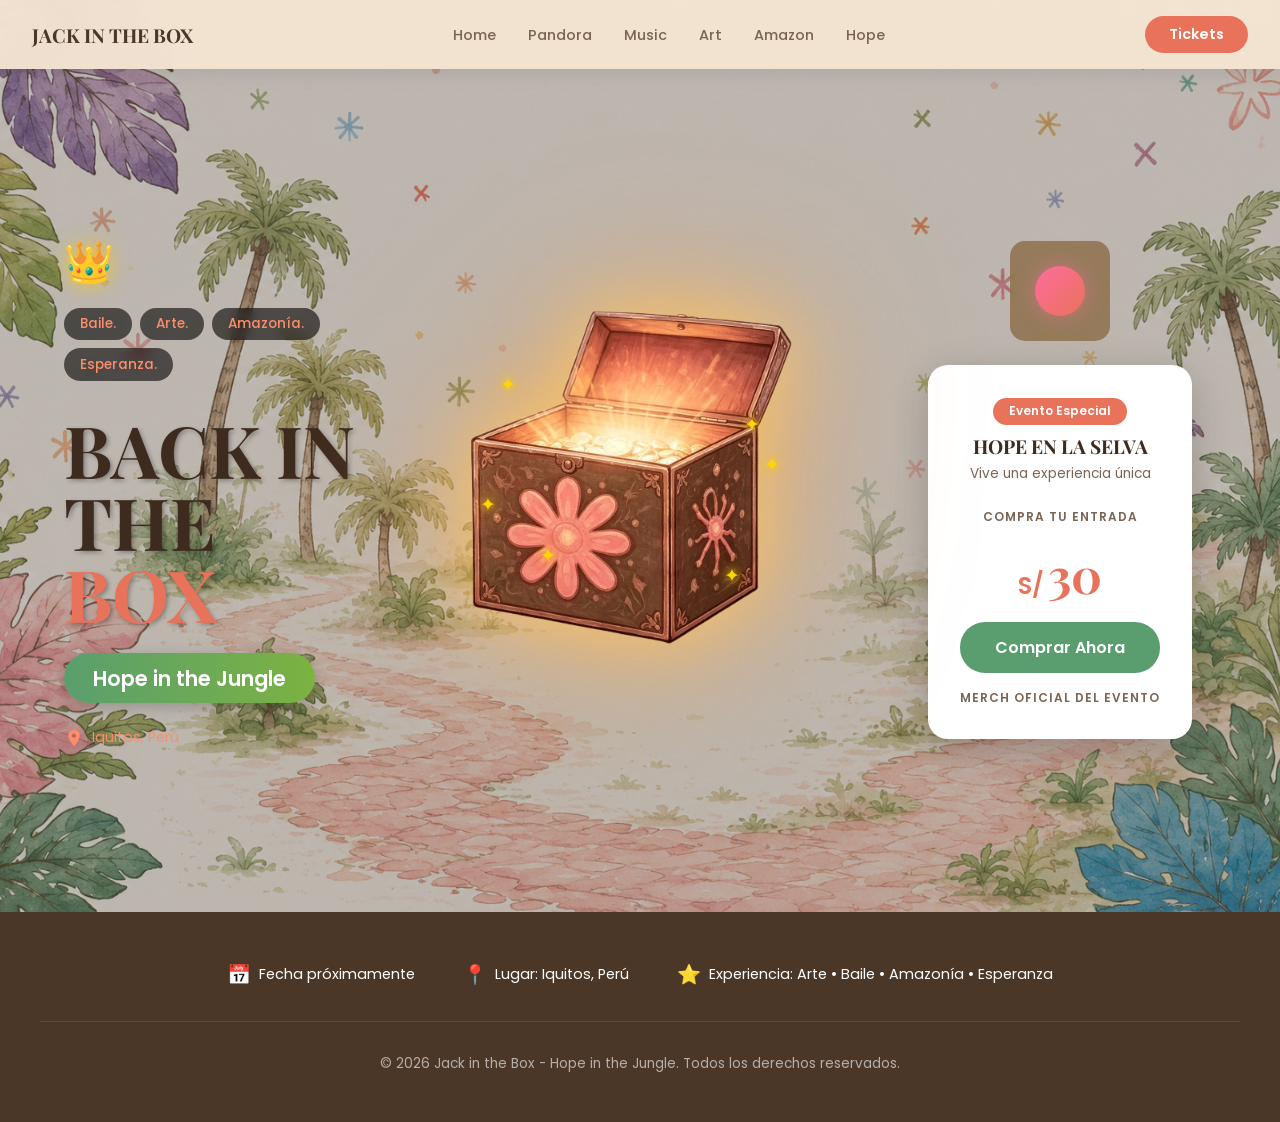
<file: index.html>
<!DOCTYPE html>
<html lang="es">
<head>
    <meta charset="UTF-8">
    <meta name="viewport" content="width=device-width, initial-scale=1.0">
    <title>Jack in the Box - Hope in the Jungle</title>
    <link rel="stylesheet" href="css/style.css">
    <link href="https://fonts.googleapis.com/css2?family=Playfair+Display:wght@400;700;900&family=Poppins:wght@300;400;500;600;700&display=swap" rel="stylesheet">
</head>
<body>
    <!-- Navegación -->
    <nav class="navbar">
        <div class="nav-container">
            <a href="#home" class="nav-logo">JACK IN THE BOX</a>
            <ul class="nav-menu">
                <li><a href="index.html">Home</a></li>
                <li><a href="pandora.html">Pandora</a></li>
                <li><a href="music.html">Music</a></li>
                <li><a href="art.html">Art</a></li>
                <li><a href="amazon.html">Amazon</a></li>
                <li><a href="hope.html">Hope</a></li>
            </ul>
            <a href="merch.html" class="nav-btn">Tickets</a>
            <div class="hamburger">
                <span></span>
                <span></span>
                <span></span>
            </div>
        </div>
    </nav>

    <!-- Hero Section -->
    <section id="home" class="hero">
        <div class="hero-content">
            <div class="hero-left">
                <div class="hero-crown">👑</div>
                <div class="hero-tags">
                    <span class="tag">Baile.</span>
                    <span class="tag">Arte.</span>
                    <span class="tag">Amazonía.</span>
                    <span class="tag">Esperanza.</span>
                </div>
                <h1 class="hero-title">
                    <span class="title-line">BACK IN</span>
                    <span class="title-line">THE <span class="highlight">BOX</span></span>
                </h1>
                <p class="hero-subtitle">Hope in the Jungle</p>
                <div class="hero-location">
                    <svg class="location-icon" viewBox="0 0 24 24" fill="currentColor">
                        <path d="M12 2C8.13 2 5 5.13 5 9c0 5.25 7 13 7 13s7-7.75 7-13c0-3.87-3.13-7-7-7zm0 9.5c-1.38 0-2.5-1.12-2.5-2.5s1.12-2.5 2.5-2.5 2.5 1.12 2.5 2.5-1.12 2.5-2.5 2.5z"/>
                    </svg>
                    <span>Iquitos, Perú</span>
                </div>
            </div>
            <div class="hero-center">
                <div class="hero-box-container">
                    <img src="img/cofrehopepng.png" alt="Magic Box" class="magic-box-img">
                    <div class="sparkles">
                        <span class="sparkle">✦</span>
                        <span class="sparkle">✦</span>
                        <span class="sparkle">✦</span>
                        <span class="sparkle">✦</span>
                        <span class="sparkle">✦</span>
                        <span class="sparkle">✦</span>
                    </div>
                </div>
            </div>
            <div class="hero-right">
                <div class="hero-icon-box">
                    <div class="icon-circle"></div>
                </div>
                <div class="hero-card">
                    <div class="card-header">
                        <span class="card-badge">Evento Especial</span>
                        <h3>HOPE EN LA SELVA</h3>
                        <p>Vive una experiencia única</p>
                    </div>
                    <div class="card-body">
                        <p class="card-label">COMPRA TU ENTRADA</p>
                        <div class="price">
                            <span class="currency">S/</span>
                            <span class="amount">30</span>
                        </div>
                        <a href="merch.html" class="btn-primary">Comprar Ahora</a>
                        <p class="card-label">MERCH OFICIAL DEL EVENTO</p>
                    </div>
                </div>
            </div>
        </div>
    </section>

    <footer class="footer">
        <div class="footer-content">
            <div class="footer-info">
                <div class="footer-item">
                    <span class="footer-icon">📅</span>
                    <span>Fecha próximamente</span>
                </div>
                <div class="footer-item">
                    <span class="footer-icon">📍</span>
                    <span>Lugar: Iquitos, Perú</span>
                </div>
                <div class="footer-item">
                    <span class="footer-icon">⭐</span>
                    <span>Experiencia: Arte • Baile • Amazonía • Esperanza</span>
                </div>
            </div>
            <div class="footer-bottom">
                <p>© 2026 Jack in the Box - Hope in the Jungle. Todos los derechos reservados.</p>
            </div>
        </div>
    </footer>

    <script src="js/script.js"></script>
</body>
</html>
</file>
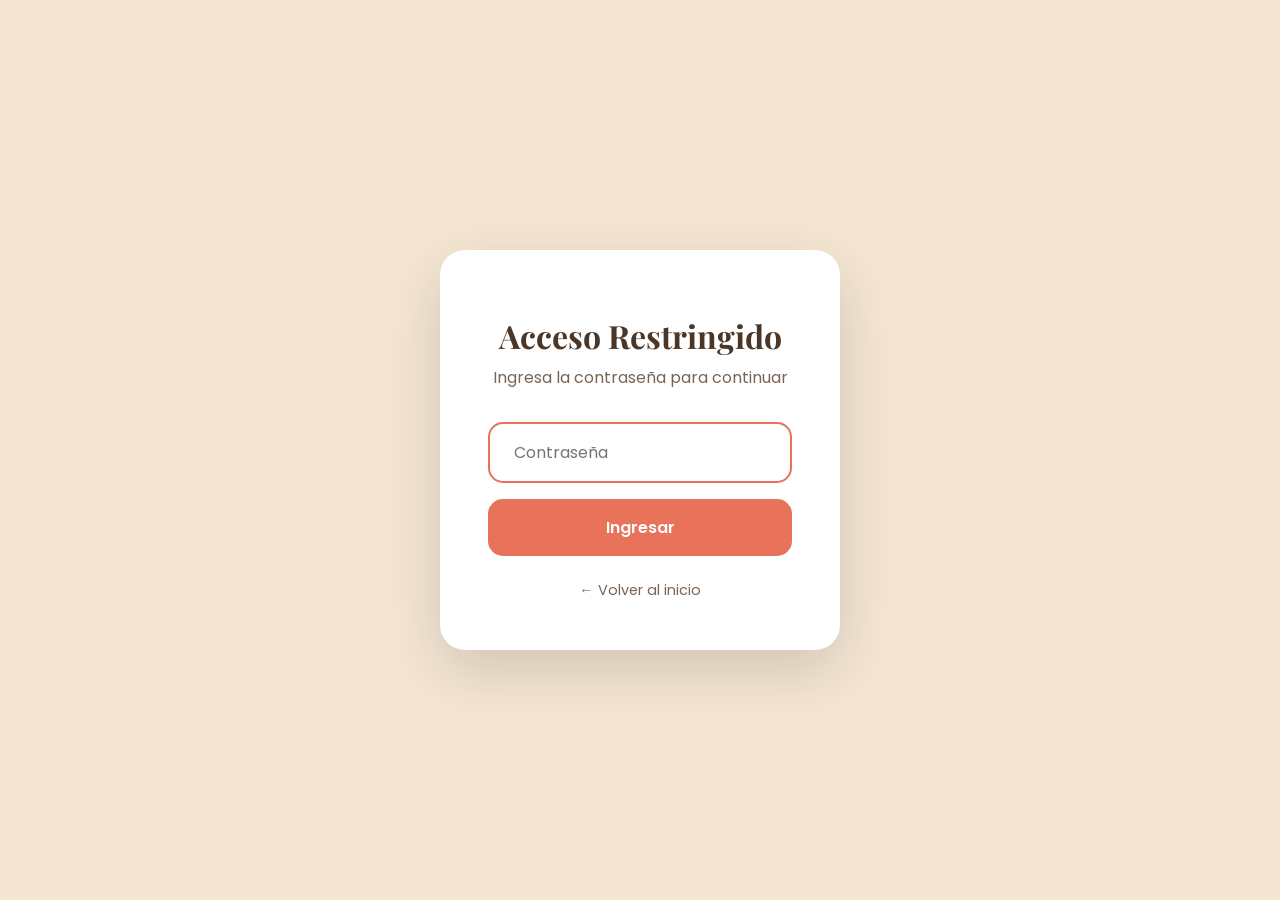
<file: amazon.html>
<!DOCTYPE html>
<html lang="es">
<head>
    <meta charset="UTF-8">
    <meta name="viewport" content="width=device-width, initial-scale=1.0">
    <title>Amazon Box - Jack in the Box</title>
    <script>
        if (!window.location.search.includes('auth=true')) {
            window.location.href = 'login.html?redirect=amazon.html';
        }
    </script>
    <link rel="stylesheet" href="css/style.css">
    <link rel="stylesheet" href="css/page-styles.css">
    <link href="https://fonts.googleapis.com/css2?family=Playfair+Display:wght@400;700;900&family=Poppins:wght@300;400;500;600;700&display=swap" rel="stylesheet">
</head>
<body>
    <nav class="navbar">
        <div class="nav-container">
            <a href="index.html" class="nav-logo">JACK IN THE BOX</a>
            <ul class="nav-menu">
                <li><a href="index.html">Home</a></li>
                <li><a href="pandora.html">Pandora</a></li>
                <li><a href="music.html">Music</a></li>
                <li><a href="art.html">Art</a></li>
                <li><a href="amazon.html" class="active">Amazon</a></li>
                <li><a href="hope.html">Hope</a></li>
            </ul>
            <a href="merch.html" class="nav-btn">Tickets</a>
            <a href="#" class="nav-btn" onclick="logout(); return false;" style="background: #7a6555; margin-left: 0.5rem;">Salir</a>
            <div class="hamburger">
                <span></span>
                <span></span>
                <span></span>
            </div>
        </div>
    </nav>

    <section class="page-hero amazon-hero">
        <div class="page-hero-content">
            <h1 class="page-title">Amazon Box</h1>
            <p class="page-subtitle">Iquitos. Cultura. Naturaleza.</p>
            <p class="page-text">La selva es vida.</p>
        </div>
        <div class="page-decoration">
            <div class="leaf-element leaf-1"></div>
            <div class="leaf-element leaf-2"></div>
            <div class="leaf-element leaf-3"></div>
            <div class="leaf-element leaf-4"></div>
        </div>
    </section>

    <section class="page-content">
        <div class="content-container">
            <div class="content-left">
                <div class="content-card">
                    <h3>Explora la selva</h3>
                    <p>Descubre la magia de la Amazonía peruana. Cultura, naturaleza y tradición en un solo lugar.</p>
                    <a href="#" class="btn-primary">Explorar</a>
                </div>
            </div>
            <div class="content-right">
                <div class="illustration-box illustration-amazon">
                    <div class="box-inner"></div>
                </div>
            </div>
        </div>
    </section>

    <section class="page-features">
        <div class="features-container">
            <h2>¿Qué encontrarás?</h2>
            <div class="features-grid">
                <div class="feature-card">
                    <div class="feature-icon">🌿</div>
                    <h4>Naturaleza</h4>
                    <p>La selva en todo su esplendor</p>
                </div>
                <div class="feature-card">
                    <div class="feature-icon">🌺</div>
                    <h4>Cultura</h4>
                    <p>Tradiciones ancestrales</p>
                </div>
                <div class="feature-card">
                    <div class="feature-icon">👥</div>
                    <h4>Comunidad</h4>
                    <p>Unidos por la naturaleza</p>
                </div>
                <div class="feature-card">
                    <div class="feature-icon">📜</div>
                    <h4>Tradición</h4>
                    <p>Historias que inspiran</p>
                </div>
            </div>
        </div>
    </section>

    <section class="page-cta">
        <div class="cta-container">
            <h2>¿Listo para explorar?</h2>
            <p>Compra tu entrada y vive esta experiencia</p>
            <div class="cta-buttons">
                <a href="merch.html" class="btn-primary">Comprar Entrada S/ 30</a>
                <a href="index.html" class="btn-secondary">Volver al Inicio</a>
            </div>
        </div>
    </section>

    <footer class="footer">
        <div class="footer-content">
            <div class="footer-info">
                <div class="footer-item">
                    <span class="footer-icon">📅</span>
                    <span>Fecha próximamente</span>
                </div>
                <div class="footer-item">
                    <span class="footer-icon">📍</span>
                    <span>Lugar: Iquitos, Perú</span>
                </div>
                <div class="footer-item">
                    <span class="footer-icon">⭐</span>
                    <span>Experiencia: Arte • Baile • Amazonía • Esperanza</span>
                </div>
            </div>
            <div class="footer-bottom">
                <p>© 2026 Jack in the Box - Hope in the Jungle. Todos los derechos reservados.</p>
            </div>
        </div>
    </footer>

    <script src="js/auth.js"></script>
    <script src="js/script.js"></script>
</body>
</html>
</file>
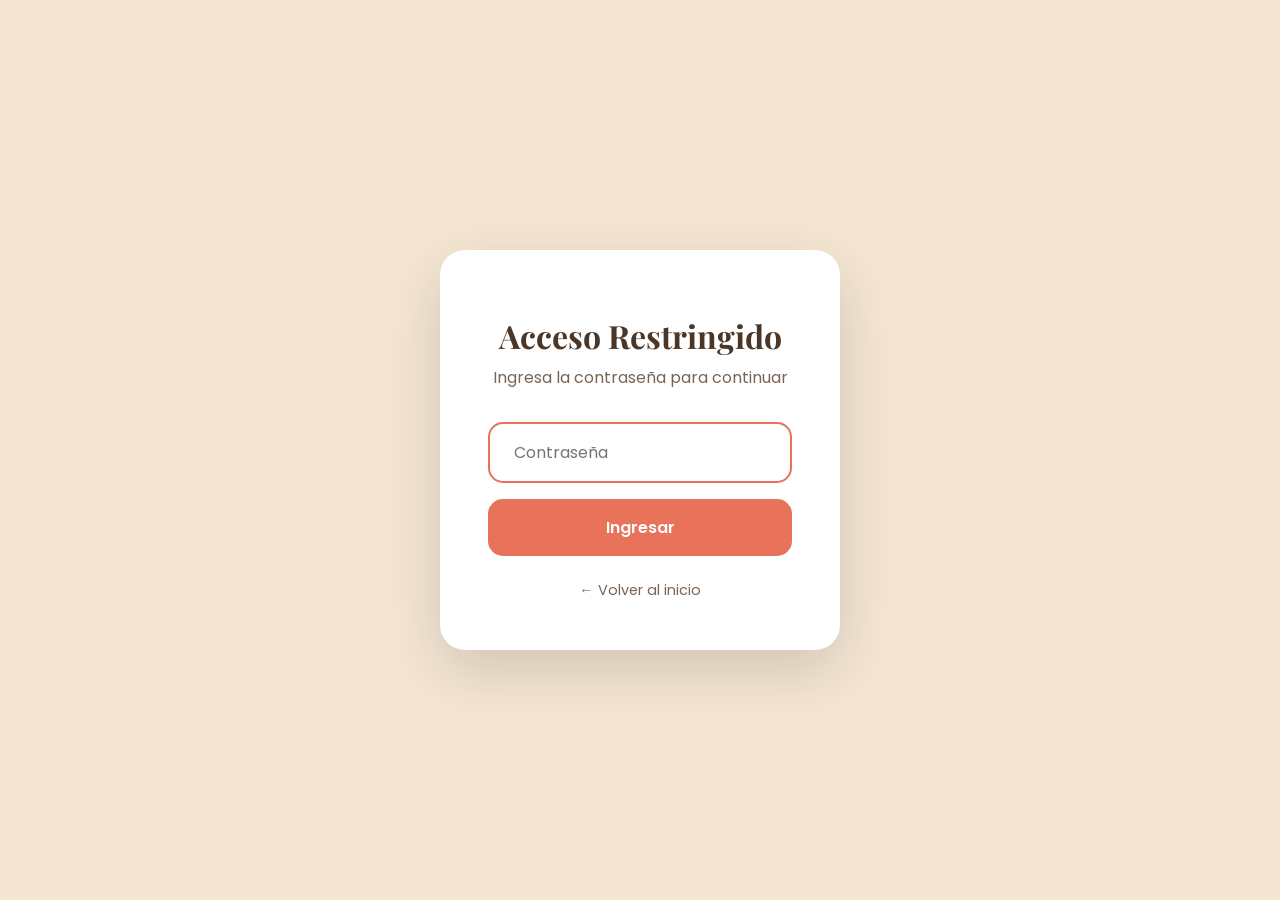
<file: art.html>
<!DOCTYPE html>
<html lang="es">
<head>
    <meta charset="UTF-8">
    <meta name="viewport" content="width=device-width, initial-scale=1.0">
    <title>Art Box - Jack in the Box</title>
    <script>
        if (!window.location.search.includes('auth=true')) {
            window.location.href = 'login.html?redirect=art.html';
        }
    </script>
    <link rel="stylesheet" href="css/style.css">
    <link rel="stylesheet" href="css/page-styles.css">
    <link href="https://fonts.googleapis.com/css2?family=Playfair+Display:wght@400;700;900&family=Poppins:wght@300;400;500;600;700&display=swap" rel="stylesheet">
</head>
<body>
    <nav class="navbar">
        <div class="nav-container">
            <a href="index.html" class="nav-logo">JACK IN THE BOX</a>
            <ul class="nav-menu">
                <li><a href="index.html">Home</a></li>
                <li><a href="pandora.html">Pandora</a></li>
                <li><a href="music.html">Music</a></li>
                <li><a href="art.html" class="active">Art</a></li>
                <li><a href="amazon.html">Amazon</a></li>
                <li><a href="hope.html">Hope</a></li>
            </ul>
            <a href="merch.html" class="nav-btn">Tickets</a>
            <a href="#" class="nav-btn" onclick="logout(); return false;" style="background: #7a6555; margin-left: 0.5rem;">Salir</a>
            <div class="hamburger">
                <span></span>
                <span></span>
                <span></span>
            </div>
        </div>
    </nav>

    <section class="page-hero art-hero">
        <div class="page-hero-content">
            <h1 class="page-title">Art Box</h1>
            <p class="page-subtitle">Crea. Expresa. Inspira.</p>
            <p class="page-text">El arte es mi forma de decir</p>
        </div>
        <div class="page-decoration">
            <div class="art-element element-1"></div>
            <div class="art-element element-2"></div>
            <div class="art-element element-3"></div>
        </div>
    </section>

    <section class="page-content">
        <div class="content-container">
            <div class="content-left">
                <div class="content-card">
                    <h3>Expresa tu arte</h3>
                    <p>Cada trazo cuenta una historia. Cada color transmite una emoción.</p>
                    <a href="#" class="btn-primary">Ver Más</a>
                </div>
            </div>
            <div class="content-right">
                <div class="illustration-box illustration-art">
                    <div class="box-inner"></div>
                </div>
            </div>
        </div>
    </section>

    <section class="page-features">
        <div class="features-container">
            <h2>Categorías</h2>
            <div class="features-grid">
                <div class="feature-card">
                    <div class="feature-icon">🎨</div>
                    <h4>Ilustraciones</h4>
                    <p>Arte digital y tradicional</p>
                </div>
                <div class="feature-card">
                    <div class="feature-icon">✏️</div>
                    <h4>Diseños</h4>
                    <p>Creatividad sin límites</p>
                </div>
                <div class="feature-card">
                    <div class="feature-icon">🖌️</div>
                    <h4>Pinturas</h4>
                    <p>Colores que hablan</p>
                </div>
                <div class="feature-card">
                    <div class="feature-icon">💡</div>
                    <h4>Creatividad</h4>
                    <p>Imagina y crea</p>
                </div>
            </div>
        </div>
    </section>

    <section class="page-cta">
        <div class="cta-container">
            <h2>¿Listo para crear?</h2>
            <p>Compra tu entrada y vive esta experiencia</p>
            <div class="cta-buttons">
                <a href="merch.html" class="btn-primary">Comprar Entrada S/ 30</a>
                <a href="index.html" class="btn-secondary">Volver al Inicio</a>
            </div>
        </div>
    </section>

    <footer class="footer">
        <div class="footer-content">
            <div class="footer-info">
                <div class="footer-item">
                    <span class="footer-icon">📅</span>
                    <span>Fecha próximamente</span>
                </div>
                <div class="footer-item">
                    <span class="footer-icon">📍</span>
                    <span>Lugar: Iquitos, Perú</span>
                </div>
                <div class="footer-item">
                    <span class="footer-icon">⭐</span>
                    <span>Experiencia: Arte • Baile • Amazonía • Esperanza</span>
                </div>
            </div>
            <div class="footer-bottom">
                <p>© 2026 Jack in the Box - Hope in the Jungle. Todos los derechos reservados.</p>
            </div>
        </div>
    </footer>

    <script src="js/auth.js"></script>
    <script src="js/script.js"></script>
</body>
</html>
</file>
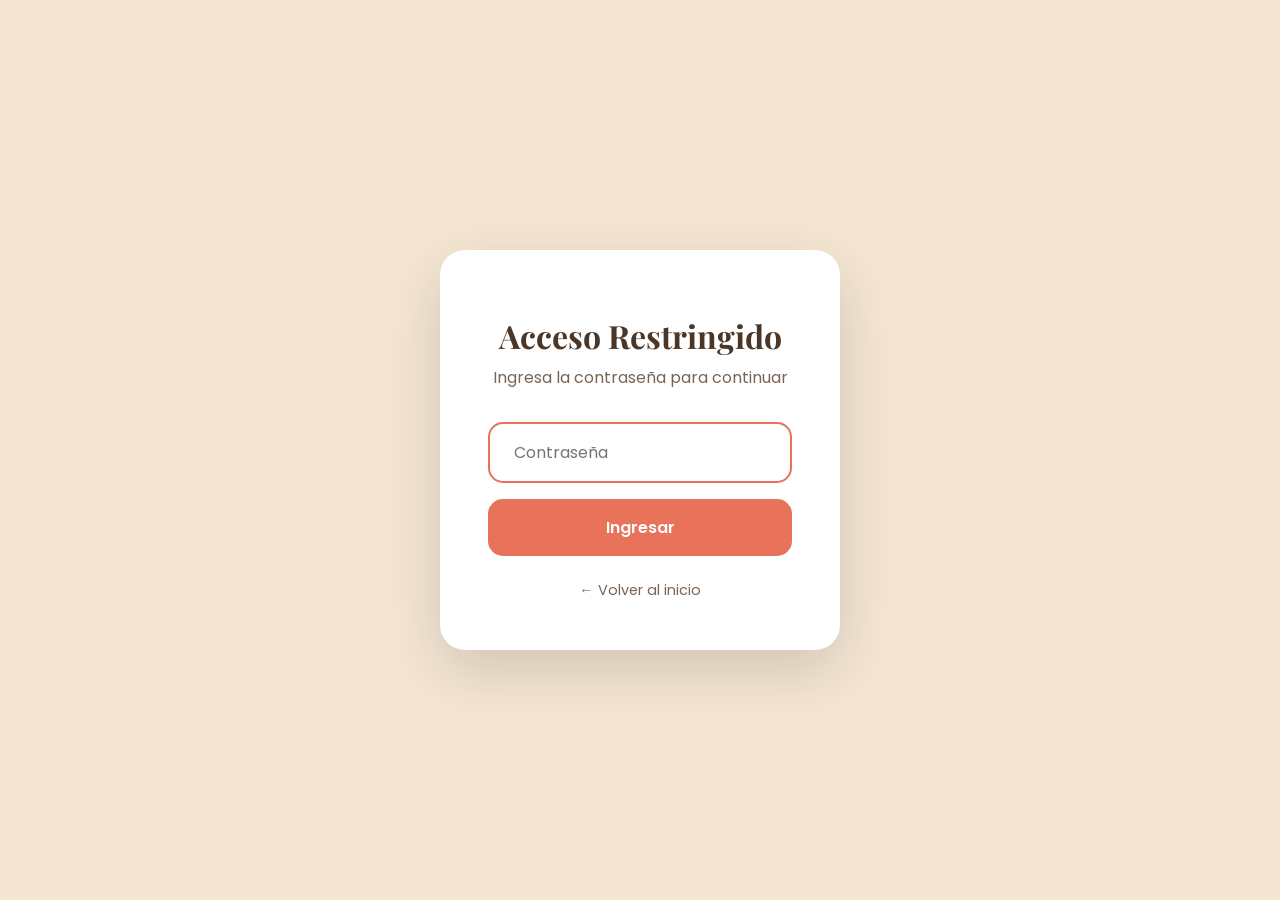
<file: hope.html>
<!DOCTYPE html>
<html lang="es">
<head>
    <meta charset="UTF-8">
    <meta name="viewport" content="width=device-width, initial-scale=1.0">
    <title>Hope Box - Jack in the Box</title>
    <script>
        if (!window.location.search.includes('auth=true')) {
            window.location.href = 'login.html?redirect=hope.html';
        }
    </script>
    <link rel="stylesheet" href="css/style.css">
    <link rel="stylesheet" href="css/page-styles.css">
    <link href="https://fonts.googleapis.com/css2?family=Playfair+Display:wght@400;700;900&family=Poppins:wght@300;400;500;600;700&display=swap" rel="stylesheet">
</head>
<body>
    <nav class="navbar">
        <div class="nav-container">
            <a href="index.html" class="nav-logo">JACK IN THE BOX</a>
            <ul class="nav-menu">
                <li><a href="index.html">Home</a></li>
                <li><a href="pandora.html">Pandora</a></li>
                <li><a href="music.html">Music</a></li>
                <li><a href="art.html">Art</a></li>
                <li><a href="amazon.html">Amazon</a></li>
                <li><a href="hope.html" class="active">Hope</a></li>
            </ul>
            <a href="merch.html" class="nav-btn">Tickets</a>
            <a href="#" class="nav-btn" onclick="logout(); return false;" style="background: #7a6555; margin-left: 0.5rem;">Salir</a>
            <div class="hamburger">
                <span></span>
                <span></span>
                <span></span>
            </div>
        </div>
    </nav>

    <section class="page-hero hope-hero">
        <div class="page-hero-content">
            <h1 class="page-title">Hope Box</h1>
            <p class="page-subtitle">Mensajes para tu corazón.</p>
            <div class="hope-messages-list">
                <p>Keep going.</p>
                <p>Dream bigger.</p>
                <p>Dance freely.</p>
                <p>Spread hope.</p>
            </div>
            <p class="page-text">Nunca dejes de soñar.</p>
        </div>
        <div class="page-decoration">
            <div class="heart-element heart-1"></div>
            <div class="heart-element heart-2"></div>
            <div class="heart-element heart-3"></div>
        </div>
    </section>

    <section class="page-content">
        <div class="content-container">
            <div class="content-left">
                <div class="content-card">
                    <h3>Guarda tu mensaje</h3>
                    <p>Escribe un mensaje de esperanza y déjalo en la caja. Alguien más lo necesitará.</p>
                    <a href="#" class="btn-primary">Guardar Mensaje</a>
                </div>
            </div>
            <div class="content-right">
                <div class="illustration-box illustration-hope">
                    <div class="box-inner"></div>
                </div>
            </div>
        </div>
    </section>

    <section class="page-features">
        <div class="features-container">
            <h2>Mensajes de esperanza</h2>
            <div class="features-grid">
                <div class="feature-card">
                    <div class="feature-icon">💛</div>
                    <h4>Amor</h4>
                    <p>El amor todo lo puede</p>
                </div>
                <div class="feature-card">
                    <div class="feature-icon">💪</div>
                    <h4>Fuerza</h4>
                    <p>Eres más fuerte de lo que crees</p>
                </div>
                <div class="feature-card">
                    <div class="feature-icon">✨</div>
                    <h4>Luz</h4>
                    <p>Siempre hay luz al final</p>
                </div>
            </div>
        </div>
    </section>

    <section class="page-cta">
        <div class="cta-container">
            <h2>¿Listo para soñar?</h2>
            <p>Compra tu entrada y vive esta experiencia</p>
            <div class="cta-buttons">
                <a href="merch.html" class="btn-primary">Comprar Entrada S/ 30</a>
                <a href="index.html" class="btn-secondary">Volver al Inicio</a>
            </div>
        </div>
    </section>

    <footer class="footer">
        <div class="footer-content">
            <div class="footer-info">
                <div class="footer-item">
                    <span class="footer-icon">📅</span>
                    <span>Fecha próximamente</span>
                </div>
                <div class="footer-item">
                    <span class="footer-icon">📍</span>
                    <span>Lugar: Iquitos, Perú</span>
                </div>
                <div class="footer-item">
                    <span class="footer-icon">⭐</span>
                    <span>Experiencia: Arte • Baile • Amazonía • Esperanza</span>
                </div>
            </div>
            <div class="footer-bottom">
                <p>© 2026 Jack in the Box - Hope in the Jungle. Todos los derechos reservados.</p>
            </div>
        </div>
    </footer>

    <script src="js/auth.js"></script>
    <script src="js/script.js"></script>
</body>
</html>
</file>
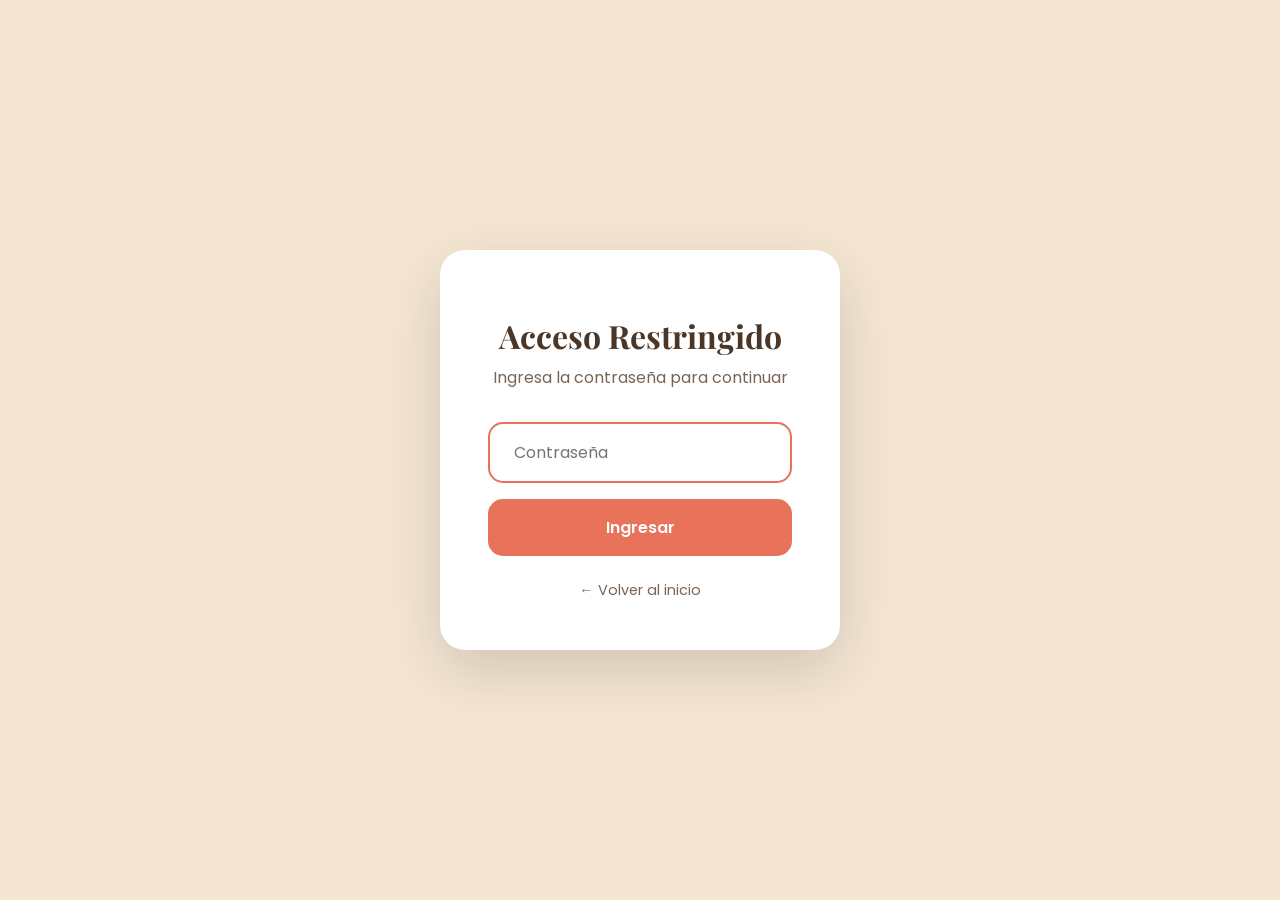
<file: login.html>
<!DOCTYPE html>
<html lang="es">
<head>
    <meta charset="UTF-8">
    <meta name="viewport" content="width=device-width, initial-scale=1.0">
    <title>Login - Jack in the Box</title>
    <link rel="stylesheet" href="css/style.css">
    <link href="https://fonts.googleapis.com/css2?family=Playfair+Display:wght@400;700;900&family=Poppins:wght@300;400;500;600;700&display=swap" rel="stylesheet">
    <style>
        .login-page {
            min-height: 100vh;
            display: flex;
            align-items: center;
            justify-content: center;
            background: var(--color-bg);
            padding: 2rem;
        }
        .login-card {
            background: white;
            border-radius: 25px;
            padding: 3rem;
            max-width: 400px;
            width: 100%;
            box-shadow: 0 20px 60px rgba(0, 0, 0, 0.15);
            text-align: center;
        }
        .login-icon {
            font-size: 4rem;
            margin-bottom: 1rem;
        }
        .login-card h1 {
            font-family: var(--font-title);
            font-size: 2rem;
            color: var(--color-text);
            margin-bottom: 0.5rem;
        }
        .login-card p {
            color: var(--color-text-light);
            margin-bottom: 2rem;
        }
        .login-input {
            width: 100%;
            padding: 1rem 1.5rem;
            border: 2px solid var(--color-bg);
            border-radius: 15px;
            font-size: 1rem;
            font-family: var(--font-body);
            margin-bottom: 1rem;
            transition: border-color 0.3s;
            box-sizing: border-box;
        }
        .login-input:focus {
            outline: none;
            border-color: var(--color-primary);
        }
        .login-btn {
            width: 100%;
            padding: 1rem;
            background: var(--color-primary);
            color: white;
            border: none;
            border-radius: 15px;
            font-size: 1rem;
            font-weight: 600;
            font-family: var(--font-body);
            cursor: pointer;
            transition: all 0.3s;
        }
        .login-btn:hover {
            background: var(--color-primary-dark);
            transform: translateY(-2px);
        }
        .login-error {
            color: #e74c3c;
            font-size: 0.9rem;
            margin-top: 1rem;
            display: none;
        }
        .login-back {
            display: inline-block;
            margin-top: 1.5rem;
            color: var(--color-text-light);
            text-decoration: none;
            font-size: 0.9rem;
        }
        .login-back:hover {
            color: var(--color-primary);
        }
    </style>
</head>
<body>
    <div class="login-page">
        <div class="login-card">
            <div class="login-icon"></div>
            <h1>Acceso Restringido</h1>
            <p>Ingresa la contraseña para continuar</p>
            <input type="password" class="login-input" id="passwordInput" placeholder="Contraseña" autocomplete="off">
            <button class="login-btn" id="loginBtn">Ingresar</button>
            <p class="login-error" id="loginError">Contraseña incorrecta</p>
            <a href="index.html" class="login-back">← Volver al inicio</a>
        </div>
    </div>
    <script src="js/auth.js"></script>
    <script>
        const passwordInput = document.getElementById('passwordInput');
        const loginBtn = document.getElementById('loginBtn');
        const loginError = document.getElementById('loginError');

        function handleLogin() {
            if (login(passwordInput.value)) {
                const redirect = new URLSearchParams(window.location.search).get('redirect') || 'index.html';
                window.location.href = redirect + '?auth=true';
            } else {
                loginError.style.display = 'block';
                passwordInput.value = '';
                passwordInput.focus();
            }
        }

        loginBtn.addEventListener('click', handleLogin);
        passwordInput.addEventListener('keypress', (e) => {
            if (e.key === 'Enter') handleLogin();
        });
        passwordInput.focus();
    </script>
</body>
</html>
</file>
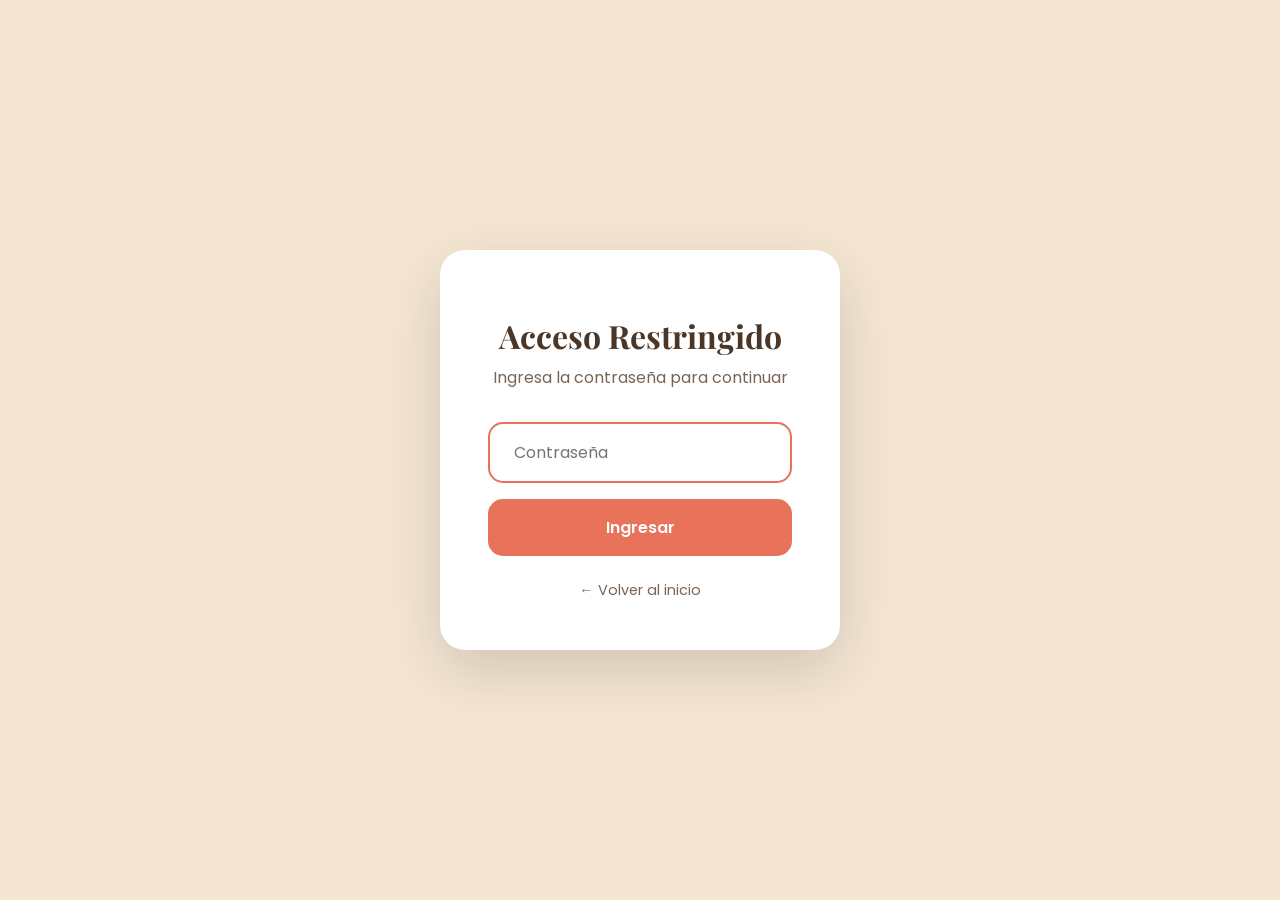
<file: music.html>
<!DOCTYPE html>
<html lang="es">
<head>
    <meta charset="UTF-8">
    <meta name="viewport" content="width=device-width, initial-scale=1.0">
    <title>Dance Box - Jack in the Box</title>
    <script>
        if (!window.location.search.includes('auth=true')) {
            window.location.href = 'login.html?redirect=music.html';
        }
    </script>
    <link rel="stylesheet" href="css/style.css">
    <link rel="stylesheet" href="css/page-styles.css">
    <link href="https://fonts.googleapis.com/css2?family=Playfair+Display:wght@400;700;900&family=Poppins:wght@300;400;500;600;700&display=swap" rel="stylesheet">
</head>
<body>
    <nav class="navbar">
        <div class="nav-container">
            <a href="index.html" class="nav-logo">JACK IN THE BOX</a>
            <ul class="nav-menu">
                <li><a href="index.html">Home</a></li>
                <li><a href="pandora.html">Pandora</a></li>
                <li><a href="music.html" class="active">Music</a></li>
                <li><a href="art.html">Art</a></li>
                <li><a href="amazon.html">Amazon</a></li>
                <li><a href="hope.html">Hope</a></li>
            </ul>
            <a href="merch.html" class="nav-btn">Tickets</a>
            <a href="#" class="nav-btn" onclick="logout(); return false;" style="background: #7a6555; margin-left: 0.5rem;">Salir</a>
            <div class="hamburger">
                <span></span>
                <span></span>
                <span></span>
            </div>
        </div>
    </nav>

    <section class="page-hero dance-hero">
        <div class="page-hero-content">
            <h1 class="page-title">Music Box</h1>
            <p class="page-subtitle">Baila. Siente. Libérate.</p>
            <p class="page-text">El baile es mi lenguaje</p>
        </div>
        <div class="page-decoration">
            <div class="music-note note-1">♪</div>
            <div class="music-note note-2">♫</div>
            <div class="music-note note-3">♪</div>
            <div class="music-note note-4">♬</div>
        </div>
    </section>

    <section class="page-content">
        <div class="content-container">
            <div class="content-left">
                <div class="content-card">
                    <h3>Mueve tu cuerpo</h3>
                    <p>El baile conecta el alma con el universo. Déjate llevar por el ritmo de la selva.</p>
                    <a href="#" class="btn-primary">Ver Más</a>
                </div>
            </div>
            <div class="content-right">
                <div class="qr-container">
                    <img src="img/qrjhope2.jpg" alt="QR Code" class="qr-image">
                </div>
            </div>
        </div>
    </section>

    <section class="page-features">
        <div class="features-container">
            <h2>¿Qué encontrarás?</h2>
            <div class="features-grid">
                <div class="feature-card">
                    <div class="feature-icon">💃</div>
                    <h4>Ritmo</h4>
                    <p>Siente la música en tu cuerpo</p>
                </div>
                <div class="feature-card">
                    <div class="feature-icon">🎵</div>
                    <h4>Melodía</h4>
                    <p>Sonidos que sanan</p>
                </div>
                <div class="feature-card">
                    <div class="feature-icon">🌿</div>
                    <h4>Naturaleza</h4>
                    <p>Baila con la selva</p>
                </div>
            </div>
        </div>
    </section>

    <section class="page-cta">
        <div class="cta-container">
            <h2>¿Listo para bailar?</h2>
            <p>Compra tu entrada y vive esta experiencia</p>
            <div class="cta-buttons">
                <a href="merch.html" class="btn-primary">Comprar Entrada S/ 30</a>
                <a href="index.html" class="btn-secondary">Volver al Inicio</a>
            </div>
        </div>
    </section>

    <footer class="footer">
        <div class="footer-content">
            <div class="footer-info">
                <div class="footer-item">
                    <span class="footer-icon">📅</span>
                    <span>Fecha próximamente</span>
                </div>
                <div class="footer-item">
                    <span class="footer-icon">📍</span>
                    <span>Lugar: Iquitos, Perú</span>
                </div>
                <div class="footer-item">
                    <span class="footer-icon">⭐</span>
                    <span>Experiencia: Arte • Baile • Amazonía • Esperanza</span>
                </div>
            </div>
            <div class="footer-bottom">
                <p>© 2026 Jack in the Box - Hope in the Jungle. Todos los derechos reservados.</p>
            </div>
        </div>
    </footer>

    <script src="js/auth.js"></script>
    <script src="js/script.js"></script>
</body>
</html>
</file>
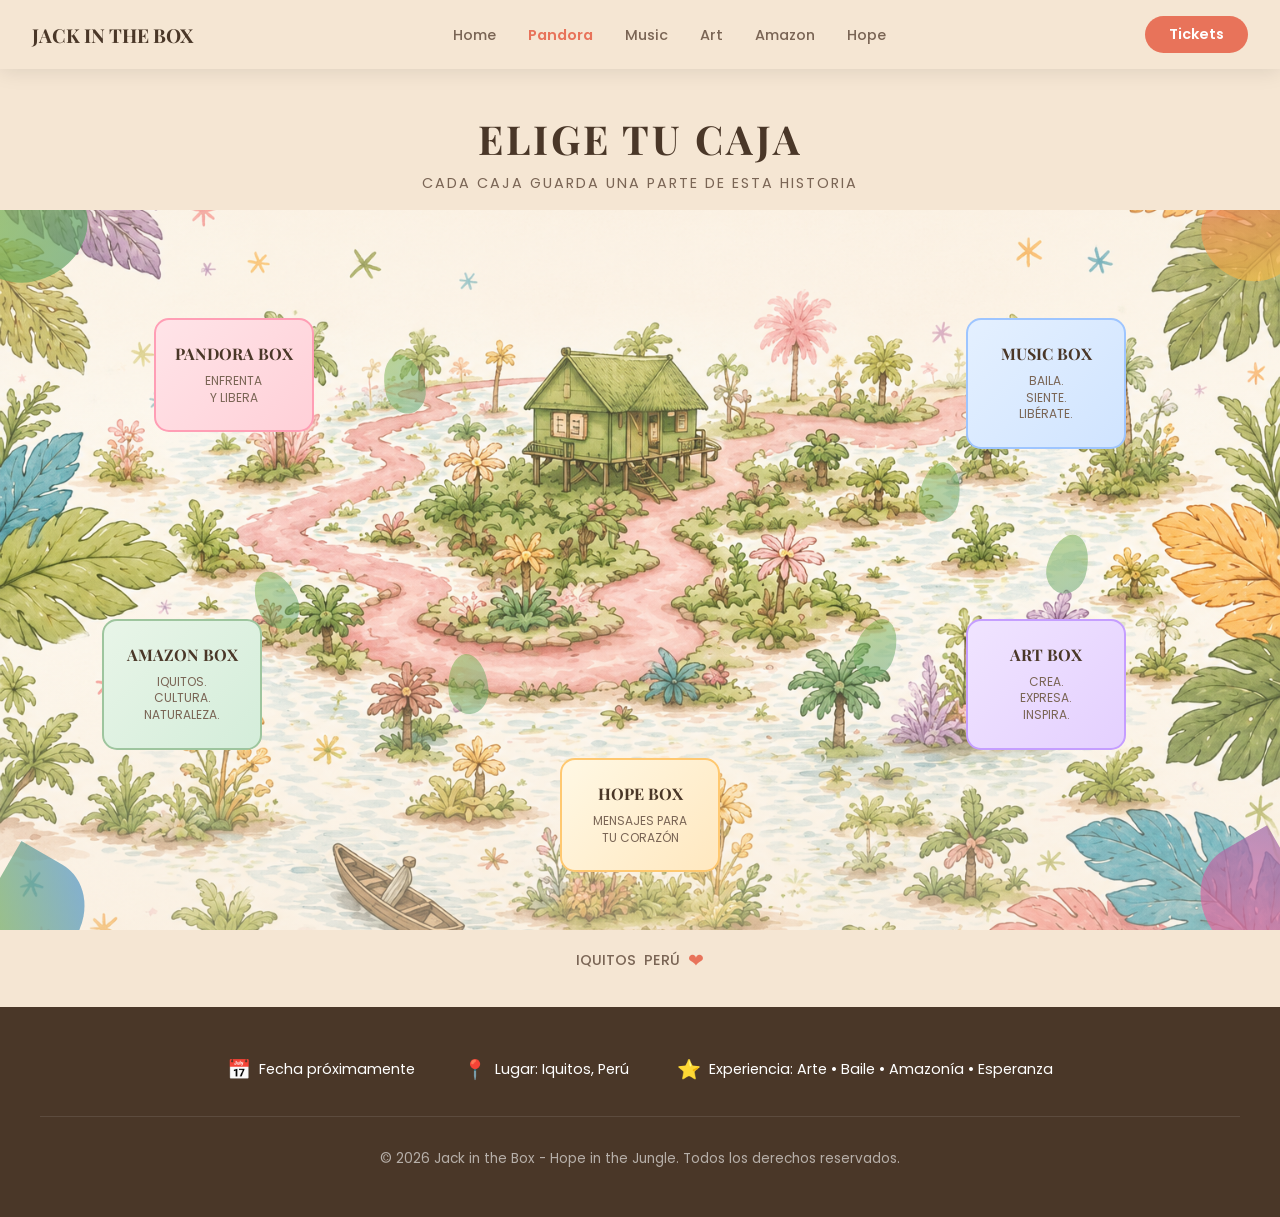
<file: pandora.html>
<!DOCTYPE html>
<html lang="es">
<head>
    <meta charset="UTF-8">
    <meta name="viewport" content="width=device-width, initial-scale=1.0">
    <title>Pandora Box - Jack in the Box</title>
    <link rel="stylesheet" href="css/style.css">
    <link rel="stylesheet" href="css/page-styles.css">
    <link href="https://fonts.googleapis.com/css2?family=Playfair+Display:wght@400;700;900&family=Poppins:wght@300;400;500;600;700&display=swap" rel="stylesheet">
    <style>
        .pandora-page { min-height: 100vh; padding-top: 80px; background: var(--color-bg); }
        .pandora-map-header { text-align: center; padding: 2rem 2rem 1rem; }
        .pandora-map-header h2 { font-family: var(--font-title); font-size: 2.5rem; color: var(--color-text); letter-spacing: 3px; }
        .pandora-map-header p { color: var(--color-text-light); font-size: 0.9rem; letter-spacing: 2px; margin-top: 0.5rem; }
        .pandora-map-scene { width: 100%; height: calc(100vh - 180px); background: url('img/imagengondo.png') center/cover no-repeat; position: relative; overflow: hidden; }
        .pandora-map-scene::before { content: ''; position: absolute; top: 0; left: 0; right: 0; bottom: 0; background: linear-gradient(180deg, rgba(245,230,211,0.3) 0%, rgba(245,230,211,0.1) 50%, rgba(245,230,211,0.4) 100%); z-index: 1; }
        .pandora-box-card { position: absolute; width: 160px; padding: 1.5rem 1rem; text-align: center; text-decoration: none; border-radius: 15px; transition: all 0.4s ease; cursor: pointer; z-index: 10; animation: floatBox 4s ease-in-out infinite; }
        .pandora-box-card:hover { transform: scale(1.15); z-index: 20; box-shadow: 0 15px 40px rgba(0,0,0,0.2); }
        .pandora-box-card .box-label { font-family: var(--font-title); font-size: 1rem; font-weight: 700; color: var(--color-text); line-height: 1.3; }
        .pandora-box-card .box-desc { font-size: 0.75rem; color: var(--color-text-light); margin-top: 0.5rem; line-height: 1.4; }
        .pandora-pink { top: 15%; left: 12%; background: linear-gradient(135deg, #ffe4e8, #ffd0d8); border: 2px solid #ff9eb5; animation-delay: 0s; }
        .pandora-blue { top: 15%; right: 12%; background: linear-gradient(135deg, #e4f0ff, #d0e4ff); border: 2px solid #9ec5ff; animation-delay: 0.5s; }
        .pandora-green { bottom: 25%; left: 8%; background: linear-gradient(135deg, #e8f5e8, #d4edda); border: 2px solid #9ec59e; animation-delay: 1s; }
        .pandora-purple { bottom: 25%; right: 12%; background: linear-gradient(135deg, #f0e4ff, #e4d0ff); border: 2px solid #c59eff; animation-delay: 1.5s; }
        .pandora-yellow { bottom: 8%; left: 50%; transform: translateX(-50%); background: linear-gradient(135deg, #fff8e4, #ffe8c0); border: 2px solid #ffc870; animation-delay: 2s; animation-name: floatBoxCenter; }
        .pandora-yellow:hover { transform: translateX(-50%) scale(1.15); }
        @keyframes floatBox { 0%, 100% { transform: translateY(0); } 50% { transform: translateY(-12px); } }
        @keyframes floatBoxCenter { 0%, 100% { transform: translateX(-50%) translateY(0); } 50% { transform: translateX(-50%) translateY(-12px); } }
        .pandora-leaf { position: absolute; z-index: 5; opacity: 0.7; pointer-events: none; }
        .pandora-leaf-tl { top: -30px; left: -30px; width: 120px; height: 100px; background: linear-gradient(135deg, #7cb342, #5a9e6f); border-radius: 0 60% 60% 60%; transform: rotate(-30deg); }
        .pandora-leaf-tr { top: -20px; right: -20px; width: 100px; height: 90px; background: linear-gradient(135deg, #e8735a, #f4c542); border-radius: 60% 0 60% 60%; transform: rotate(30deg); }
        .pandora-leaf-bl { bottom: -30px; left: -20px; width: 110px; height: 95px; background: linear-gradient(135deg, #4a90d9, #7cb342); border-radius: 60% 60% 60% 0; transform: rotate(120deg); }
        .pandora-leaf-br { bottom: -20px; right: -30px; width: 115px; height: 100px; background: linear-gradient(135deg, #ff6b9d, #9c64a6); border-radius: 60% 60% 0 60%; transform: rotate(-120deg); }
        .pandora-palm { position: absolute; width: 40px; height: 60px; background: linear-gradient(135deg, #7cb342, #5a9e6f); border-radius: 50% 50% 50% 50% / 60% 60% 40% 40%; opacity: 0.5; z-index: 2; }
        .pandora-palm-1 { top: 20%; left: 30%; transform: rotate(-15deg); }
        .pandora-palm-2 { top: 35%; right: 25%; transform: rotate(10deg); }
        .pandora-palm-3 { bottom: 30%; left: 35%; transform: rotate(-5deg); }
        .pandora-palm-4 { bottom: 35%; right: 30%; transform: rotate(20deg); }
        .pandora-palm-5 { top: 50%; left: 20%; transform: rotate(-25deg); }
        .pandora-palm-6 { top: 45%; right: 15%; transform: rotate(15deg); }
        .pandora-star { position: absolute; color: var(--color-yellow); font-size: 1.2rem; opacity: 0.6; z-index: 3; animation: twinkle 2s ease-in-out infinite; }
        .pandora-star-1 { top: 10%; left: 25%; animation-delay: 0s; }
        .pandora-star-2 { top: 25%; right: 30%; animation-delay: 0.5s; }
        .pandora-star-3 { bottom: 15%; right: 20%; animation-delay: 1s; }
        .pandora-star-4 { top: 40%; left: 45%; animation-delay: 1.5s; }
        @keyframes twinkle { 0%, 100% { opacity: 0.3; transform: scale(1); } 50% { opacity: 0.8; transform: scale(1.3); } }
        .pandora-location { padding: 1rem 2rem 2rem; display: flex; align-items: center; justify-content: center; gap: 0.5rem; color: var(--color-text-light); font-size: 0.9rem; font-weight: 500; }
        .pandora-location .heart { color: var(--color-primary); font-size: 1.2rem; }
        @media (max-width: 968px) { .pandora-box-card { width: 130px; padding: 1rem 0.8rem; } .pandora-box-card .box-label { font-size: 0.85rem; } .pandora-box-card .box-desc { font-size: 0.65rem; } .pandora-pink { left: 5%; } .pandora-blue { right: 5%; } .pandora-green { left: 3%; } .pandora-purple { right: 5%; } }
        @media (max-width: 600px) { .pandora-map-scene { height: 70vh; } .pandora-box-card { width: 110px; padding: 0.8rem 0.6rem; } .pandora-box-card .box-label { font-size: 0.75rem; } .pandora-box-card .box-desc { font-size: 0.6rem; } .pandora-pink { top: 10%; left: 3%; } .pandora-blue { top: 10%; right: 3%; } .pandora-green { bottom: 20%; left: 2%; } .pandora-purple { bottom: 20%; right: 3%; } .pandora-yellow { bottom: 5%; } }
    </style>
</head>
<body>
    <nav class="navbar">
        <div class="nav-container">
            <a href="index.html" class="nav-logo">JACK IN THE BOX</a>
            <ul class="nav-menu">
                <li><a href="index.html">Home</a></li>
                <li><a href="pandora.html" class="active">Pandora</a></li>
                <li><a href="music.html">Music</a></li>
                <li><a href="art.html">Art</a></li>
                <li><a href="amazon.html">Amazon</a></li>
                <li><a href="hope.html">Hope</a></li>
            </ul>
            <a href="merch.html" class="nav-btn">Tickets</a>
            <div class="hamburger"><span></span><span></span><span></span></div>
        </div>
    </nav>
    <div class="pandora-page">
        <div class="pandora-map-header">
            <h2>ELIGE TU CAJA</h2>
            <p>CADA CAJA GUARDA UNA PARTE DE ESTA HISTORIA</p>
        </div>
        <div class="pandora-map-scene">
            <div class="pandora-leaf pandora-leaf-tl"></div>
            <div class="pandora-leaf pandora-leaf-tr"></div>
            <div class="pandora-leaf pandora-leaf-bl"></div>
            <div class="pandora-leaf pandora-leaf-br"></div>
            <div class="pandora-palm pandora-palm-1"></div>
            <div class="pandora-palm pandora-palm-2"></div>
            <div class="pandora-palm pandora-palm-3"></div>
            <div class="pandora-palm pandora-palm-4"></div>
            <div class="pandora-palm pandora-palm-5"></div>
            <div class="pandora-palm pandora-palm-6"></div>
            <div class="pandora-star pandora-star-1"></div>
            <div class="pandora-star pandora-star-2"></div>
            <div class="pandora-star pandora-star-3"></div>
            <div class="pandora-star pandora-star-4"></div>
            <a href="pandora.html" class="pandora-box-card pandora-pink">
                <div class="box-label">PANDORA BOX</div>
                <div class="box-desc">ENFRENTA<br>Y LIBERA</div>
            </a>
            <a href="music.html" class="pandora-box-card pandora-blue">
                <div class="box-label">MUSIC BOX</div>
                <div class="box-desc">BAILA.<br>SIENTE.<br>LIBÉRATE.</div>
            </a>
            <a href="amazon.html" class="pandora-box-card pandora-green">
                <div class="box-label">AMAZON BOX</div>
                <div class="box-desc">IQUITOS.<br>CULTURA.<br>NATURALEZA.</div>
            </a>
            <a href="art.html" class="pandora-box-card pandora-purple">
                <div class="box-label">ART BOX</div>
                <div class="box-desc">CREA.<br>EXPRESA.<br>INSPIRA.</div>
            </a>
            <a href="hope.html" class="pandora-box-card pandora-yellow">
                <div class="box-label">HOPE BOX</div>
                <div class="box-desc">MENSAJES PARA<br>TU CORAZÓN</div>
            </a>
        </div>
        <div class="pandora-location">
            <span>IQUITOS</span><span>PERÚ</span><span class="heart">❤</span>
        </div>
    </div>
    <footer class="footer">
        <div class="footer-content">
            <div class="footer-info">
                <div class="footer-item"><span class="footer-icon">📅</span><span>Fecha próximamente</span></div>
                <div class="footer-item"><span class="footer-icon">📍</span><span>Lugar: Iquitos, Perú</span></div>
                <div class="footer-item"><span class="footer-icon">⭐</span><span>Experiencia: Arte • Baile • Amazonía • Esperanza</span></div>
            </div>
            <div class="footer-bottom"><p>© 2026 Jack in the Box - Hope in the Jungle. Todos los derechos reservados.</p></div>
        </div>
    </footer>
    <script src="js/script.js"></script>
</body>
</html>
</file>
<file: css/style.css>
:root {
    --color-bg: #f5e6d3;
    --color-bg-light: #faf3eb;
    --color-primary: #e8735a;
    --color-primary-dark: #d45a42;
    --color-secondary: #7cb342;
    --color-accent: #ff6b9d;
    --color-purple: #9c64a6;
    --color-blue: #4a90d9;
    --color-yellow: #f4c542;
    --color-green: #5a9e6f;
    --color-text: #4a3728;
    --color-text-light: #7a6555;
    --font-title: 'Playfair Display', serif;
    --font-body: 'Poppins', sans-serif;
}

* {
    margin: 0;
    padding: 0;
    box-sizing: border-box;
}

html {
    scroll-behavior: smooth;
}

body {
    font-family: var(--font-body);
    background-color: var(--color-bg);
    color: var(--color-text);
    overflow-x: hidden;
}

/* Navbar */
.navbar {
    position: fixed;
    top: 0;
    left: 0;
    right: 0;
    z-index: 1000;
    background: rgba(245, 230, 211, 0.95);
    backdrop-filter: blur(10px);
    padding: 1rem 2rem;
    box-shadow: 0 2px 20px rgba(0, 0, 0, 0.1);
}

.nav-container {
    max-width: 1400px;
    margin: 0 auto;
    display: flex;
    align-items: center;
    justify-content: space-between;
    position: relative;
}

.nav-logo {
    font-family: var(--font-title);
    font-size: 1.2rem;
    font-weight: 700;
    color: var(--color-text);
    text-decoration: none;
}

.nav-menu {
    display: flex;
    list-style: none;
    gap: 2rem;
}

.nav-menu a {
    text-decoration: none;
    color: var(--color-text-light);
    font-size: 0.9rem;
    font-weight: 500;
    transition: color 0.3s;
}

.nav-menu a:hover {
    color: var(--color-primary);
}

.nav-btn {
    background: var(--color-primary);
    color: white;
    padding: 0.5rem 1.5rem;
    border-radius: 25px;
    text-decoration: none;
    font-weight: 600;
    font-size: 0.9rem;
    transition: all 0.3s;
}

.nav-btn:hover {
    background: var(--color-primary-dark);
    transform: translateY(-2px);
}

.hamburger {
    display: none;
    flex-direction: column;
    gap: 5px;
    cursor: pointer;
}

.hamburger span {
    width: 25px;
    height: 3px;
    background: var(--color-text);
    border-radius: 3px;
    transition: 0.3s;
}

.hamburger.active span:nth-child(1) {
    transform: rotate(45deg) translate(5px, 5px);
}

.hamburger.active span:nth-child(2) {
    opacity: 0;
}

.hamburger.active span:nth-child(3) {
    transform: rotate(-45deg) translate(7px, -6px);
}

.nav-menu.active {
    display: flex;
    flex-direction: column;
    position: absolute;
    top: 100%;
    left: 0;
    right: 0;
    background: rgba(245, 230, 211, 0.98);
    backdrop-filter: blur(10px);
    padding: 1rem 2rem;
    gap: 1rem;
    box-shadow: 0 5px 20px rgba(0, 0, 0, 0.1);
}

/* Hero Section */
.hero {
    min-height: 100vh;
    padding: 100px 2rem 2rem;
    position: relative;
    overflow: hidden;
    background: url('../img/donfoinicio.png') center/cover no-repeat;
}




.hero::before {
    content: '';
    position: absolute;
    top: 0;
    left: 0;
    right: 0;
    bottom: 0;
    background: rgba(0, 0, 0, 0.25);
    z-index: 0;
}

.hero > * {
    position: relative;
    z-index: 1;
}

.hero-content {
    max-width: 1400px;
    margin: 0 auto;
    display: grid;
    grid-template-columns: 1fr auto 1fr;
    gap: 2rem;
    align-items: center;
    position: relative;
    z-index: 1;
    min-height: calc(100vh - 120px);
}

.hero-left {
    padding: 2rem;
    text-align: left;
}

.hero-crown {
    font-size: 2.5rem;
    margin-bottom: 1rem;
    filter: drop-shadow(0 0 10px rgba(255, 200, 0, 0.8));
}

.hero-tags {
    display: flex;
    flex-wrap: wrap;
    gap: 0.5rem;
    margin-bottom: 2rem;
}

.tag {
    background: rgba(0, 0, 0, 0.6);
    color: #ff8c69;
    padding: 0.4rem 1rem;
    border-radius: 20px;
    font-size: 0.85rem;
    font-weight: 500;
    backdrop-filter: blur(5px);
}

.hero-title {
    font-family: var(--font-title);
    font-size: 4.5rem;
    line-height: 1;
    margin-bottom: 1.5rem;
    color: #3d2b1f;
    text-shadow: 2px 2px 4px rgba(0, 0, 0, 0.3);
}

.title-line {
    display: block;
}

.highlight {
    color: #e8735a;
}

.hero-subtitle {
    font-size: 1.3rem;
    color: white;
    font-weight: 600;
    margin-bottom: 1.5rem;
    background: linear-gradient(90deg, #5a9e6f, #7cb342);
    padding: 0.6rem 1.8rem;
    border-radius: 30px;
    display: inline-block;
    box-shadow: 0 4px 15px rgba(0, 0, 0, 0.2);
}

.hero-location {
    display: flex;
    align-items: center;
    gap: 0.5rem;
    color: #ff8c69;
    font-size: 0.9rem;
}

.location-icon {
    width: 20px;
    height: 20px;
    color: #ff8c69;
}

/* Hero Center - Magic Box */
.hero-center {
    display: flex;
    align-items: center;
    justify-content: center;
}

.hero-box-container {
    position: relative;
    width: 400px;
    height: 400px;
    display: flex;
    align-items: center;
    justify-content: center;
}

.magic-box-img {
    width: 100%;
    height: 100%;
    object-fit: contain;
    animation: floatBox 4s ease-in-out infinite;
    filter: drop-shadow(0 0 40px rgba(255, 200, 100, 0.9)) drop-shadow(0 0 80px rgba(255, 150, 50, 0.5));
}

@keyframes floatBox {
    0%, 100% { transform: translateY(0); }
    50% { transform: translateY(-20px); }
}

.sparkles {
    position: absolute;
    top: 0;
    left: 0;
    right: 0;
    bottom: 0;
    pointer-events: none;
}

.sparkle {
    position: absolute;
    color: #ffd700;
    font-size: 1.2rem;
    animation: sparkle 2s ease-in-out infinite;
    text-shadow: 0 0 10px #ffd700, 0 0 20px #ffaa00;
}

.sparkle:nth-child(1) { top: 20%; left: 15%; animation-delay: 0s; }
.sparkle:nth-child(2) { top: 30%; right: 20%; animation-delay: 0.3s; }
.sparkle:nth-child(3) { top: 50%; left: 10%; animation-delay: 0.6s; }
.sparkle:nth-child(4) { top: 40%; right: 15%; animation-delay: 0.9s; }
.sparkle:nth-child(5) { bottom: 30%; left: 25%; animation-delay: 1.2s; }
.sparkle:nth-child(6) { bottom: 25%; right: 25%; animation-delay: 1.5s; }

@keyframes sparkle {
    0%, 100% { opacity: 0.3; transform: scale(0.8); }
    50% { opacity: 1; transform: scale(1.2); }
}

/* Hero Right */
.hero-right {
    display: flex;
    flex-direction: column;
    align-items: center;
    gap: 1.5rem;
}

.hero-icon-box {
    width: 100px;
    height: 100px;
    background: rgba(139, 109, 71, 0.8);
    border-radius: 15px;
    display: flex;
    align-items: center;
    justify-content: center;
    backdrop-filter: blur(10px);
}

.icon-circle {
    width: 50px;
    height: 50px;
    background: linear-gradient(135deg, #ff6b9d, #e8735a);
    border-radius: 50%;
    display: flex;
    align-items: center;
    justify-content: center;
    box-shadow: 0 0 20px rgba(255, 107, 157, 0.5);
}

.icon-circle::after {
    content: '';
    color: white;
    font-size: 1.5rem;
}

/* Hero Card */
.hero-card {
    background: white;
    border-radius: 20px;
    padding: 2rem;
    box-shadow: 0 10px 40px rgba(0, 0, 0, 0.2);
    max-width: 280px;
    text-align: center;
}

.card-header {
    margin-bottom: 1.5rem;
}

.card-badge {
    background: #e8735a;
    color: white;
    padding: 0.3rem 1rem;
    border-radius: 15px;
    font-size: 0.75rem;
    font-weight: 600;
    display: inline-block;
    margin-bottom: 0.5rem;
}

.card-header h3 {
    font-family: var(--font-title);
    font-size: 1.2rem;
    margin-bottom: 0.3rem;
    color: #3d2b1f;
}

.card-header p {
    color: #7a6555;
    font-size: 0.85rem;
}

.card-body {
    display: flex;
    flex-direction: column;
    gap: 1rem;
}

.card-label {
    font-size: 0.75rem;
    color: #7a6555;
    text-transform: uppercase;
    letter-spacing: 1px;
    font-weight: 600;
}

.price {
    display: flex;
    align-items: baseline;
    justify-content: center;
    gap: 0.2rem;
}

.currency {
    font-size: 1.5rem;
    color: #e8735a;
    font-weight: 600;
}

.amount {
    font-size: 3rem;
    font-weight: 700;
    color: #e8735a;
    font-family: var(--font-title);
}

.btn-primary {
    background: #5a9e6f;
    color: white;
    padding: 0.8rem 2rem;
    border-radius: 25px;
    text-decoration: none;
    font-weight: 600;
    text-align: center;
    transition: all 0.3s;
    display: inline-block;
    border: none;
    cursor: pointer;
}

.btn-primary:hover {
    background: #4a8e5f;
    transform: translateY(-2px);
    box-shadow: 0 5px 20px rgba(90, 158, 111, 0.4);
}

.btn-secondary {
    background: #9c64a6;
    color: white;
    padding: 0.6rem 1.5rem;
    border-radius: 25px;
    text-decoration: none;
    font-weight: 500;
    text-align: center;
    transition: all 0.3s;
    display: inline-block;
    font-size: 0.9rem;
}

.btn-secondary:hover {
    background: #8b5496;
    transform: translateY(-2px);
}

.merch-icons {
    display: flex;
    justify-content: center;
    gap: 1rem;
}

.merch-item {
    width: 40px;
    height: 40px;
    background: var(--color-bg);
    border-radius: 10px;
    display: flex;
    align-items: center;
    justify-content: center;
    font-size: 1.2rem;
}

/* Decorative Elements */
.decorative-elements {
    position: absolute;
    top: 0;
    left: 0;
    right: 0;
    bottom: 0;
    pointer-events: none;
}

.palm, .leaf {
    display: none;
}

.star {
    position: absolute;
    color: var(--color-yellow);
    font-size: 1.5rem;
    opacity: 0.5;
    animation: twinkle 2s ease-in-out infinite;
}

.star-1 { top: 15%; left: 20%; animation-delay: 0s; }
.star-2 { top: 30%; right: 25%; animation-delay: 0.5s; }
.star-3 { bottom: 20%; right: 15%; animation-delay: 1s; }

@keyframes twinkle {
    0%, 100% { opacity: 0.3; transform: scale(1); }
    50% { opacity: 0.8; transform: scale(1.2); }
}

/* Boxes Map Section */
.boxes-map-section {
    padding: 4rem 2rem;
    background: linear-gradient(180deg, #f5e6d3 0%, #faf3eb 100%);
    position: relative;
    overflow: hidden;
}

.boxes-map-container{
    width: 100%;
    max-width: 100%;
    margin: 0;
    padding: 0;
}

.map-header {
    text-align: center;
    margin-bottom: 3rem;
}

.map-title {
    font-family: var(--font-title);
    font-size: 2.5rem;
    color: var(--color-text);
    margin-bottom: 0.5rem;
    letter-spacing: 2px;
}

.map-subtitle {
    color: var(--color-text-light);
    font-size: 0.9rem;
    letter-spacing: 1px;
}

.map-scene{
    width: 100%;
    height: 100vh;

    background-image: url("../img/fondojhope.png");
    background-size: cover;
    background-position: center;
    background-repeat: no-repeat;

    position: relative;
    overflow: hidden;
}
/* River path */
.map-river {
    position: absolute;
    top: 50%;
    left: 50%;
    transform: translate(-50%, -50%);
    width: 80%;
    height: 200px;
    background: linear-gradient(90deg, 
        transparent 0%, 
        #ffb6c1 20%, 
        #ff9eb5 40%, 
        #ff9eb5 60%, 
        #ffb6c1 80%, 
        transparent 100%);
    border-radius: 100px;
    opacity: 0.6;
}

.map-river::before {
    content: '';
    position: absolute;
    top: 50%;
    left: 50%;
    transform: translate(-50%, -50%);
    width: 60%;
    height: 150px;
    background: linear-gradient(90deg, 
        transparent 0%, 
        #ffc0cb 20%, 
        #ffb0c0 40%, 
        #ffb0c0 60%, 
        #ffc0cb 80%, 
        transparent 100%);
    border-radius: 80px;
}

/* Center cabin */
.map-cabin {
    position: absolute;
    top: 50%;
    left: 50%;
    transform: translate(-50%, -50%);
    z-index: 10;
}

.cabin-roof {
    width: 80px;
    height: 40px;
    background: linear-gradient(135deg, #8b6f47, #6b5235);
    clip-path: polygon(50% 0%, 0% 100%, 100% 100%);
    margin: 0 auto;
}

.cabin-body {
    width: 60px;
    height: 50px;
    background: linear-gradient(145deg, #a08060, #806040);
    margin: 0 auto;
    border-radius: 0 0 5px 5px;
}

/* Map boxes */
.map-box {
    position: absolute;
    width: 120px;
    padding: 1rem;
    text-align: center;
    text-decoration: none;
    border-radius: 10px;
    transition: all 0.3s;
    cursor: pointer;
    z-index: 5;
}

.map-box:hover {
    transform: scale(1.1);
    z-index: 15;
}

.box-label {
    font-family: var(--font-title);
    font-size: 0.85rem;
    font-weight: 700;
    color: var(--color-text);
    line-height: 1.2;
}

.box-desc {
    font-size: 0.7rem;
    color: var(--color-text-light);
    margin-top: 0.3rem;
    line-height: 1.3;
}

/* Box positions and colors */
.pandora-box {
    top: 15%;
    left: 10%;
    background: linear-gradient(135deg, #ffe4e8, #ffd0d8);
    border: 2px solid #ff9eb5;
}

.dance-box {
    top: 15%;
    right: 10%;
    background: linear-gradient(135deg, #e4f0ff, #d0e4ff);
    border: 2px solid #9ec5ff;
}

.amazon-box {
    bottom: 30%;
    left: 8%;
    background: linear-gradient(135deg, #e8f5e8, #d4edda);
    border: 2px solid #9ec59e;
}

.art-box {
    bottom: 30%;
    right: 12%;
    background: linear-gradient(135deg, #f0e4ff, #e4d0ff);
    border: 2px solid #c59eff;
}

.hope-box {
    bottom: 10%;
    left: 50%;
    transform: translateX(-50%);
    background: linear-gradient(135deg, #fff8e4, #ffe8c0);
    border: 2px solid #ffc870;
}

.hope-box:hover {
    transform: translateX(-50%) scale(1.1);
}

/* Decorative leaves */
.map-leaf {
    position: absolute;
    width: 80px;
    height: 60px;
    opacity: 0.6;
    z-index: 2;
}

.leaf-tl {
    top: -20px;
    left: -20px;
    background: linear-gradient(135deg, #9c64a6, #7cb342);
    border-radius: 0 50% 50% 50%;
    transform: rotate(-45deg);
}

.leaf-tr {
    top: -20px;
    right: -20px;
    background: linear-gradient(135deg, #e8735a, #f4c542);
    border-radius: 50% 0 50% 50%;
    transform: rotate(45deg);
}

.leaf-bl {
    bottom: -20px;
    left: -20px;
    background: linear-gradient(135deg, #4a90d9, #7cb342);
    border-radius: 50% 50% 50% 0;
    transform: rotate(135deg);
}

.leaf-br {
    bottom: -20px;
    right: -20px;
    background: linear-gradient(135deg, #ff6b9d, #9c64a6);
    border-radius: 50% 50% 0 50%;
    transform: rotate(-135deg);
}

/* Palms */
.map-palm {
    position: absolute;
    width: 30px;
    height: 50px;
    background: linear-gradient(135deg, #7cb342, #5a9e6f);
    border-radius: 50% 50% 50% 50% / 60% 60% 40% 40%;
    opacity: 0.4;
    z-index: 1;
}

.palm-1 { top: 25%; left: 25%; transform: rotate(-20deg); }
.palm-2 { top: 30%; right: 20%; transform: rotate(15deg); }
.palm-3 { bottom: 25%; left: 30%; transform: rotate(-10deg); }
.palm-4 { bottom: 20%; right: 25%; transform: rotate(25deg); }

/* Boat */
.map-boat {
    position: absolute;
    bottom: 15%;
    left: 20%;
    width: 40px;
    height: 15px;
    background: #8b6f47;
    border-radius: 0 0 20px 20px;
    z-index: 3;
}

.map-boat::before {
    content: '';
    position: absolute;
    top: -20px;
    left: 50%;
    transform: translateX(-50%);
    width: 2px;
    height: 20px;
    background: #6b5235;
}

/* Location tag */
.map-location {
    margin-top: 1.5rem;
    display: flex;
    align-items: center;
    justify-content: flex-start;
    gap: 0.5rem;
    color: var(--color-text-light);
    font-size: 0.9rem;
    font-weight: 500;
}

.heart {
    color: var(--color-primary);
    font-size: 1.2rem;
}

/* Box Detail Sections */
.box-detail-section {
    padding: 6rem 2rem;
    min-height: 80vh;
}

.box-detail-content {
    max-width: 1200px;
    margin: 0 auto;
    display: grid;
    grid-template-columns: 1fr 1fr;
    gap: 4rem;
    align-items: center;
}

.box-detail-title {
    font-family: var(--font-title);
    font-size: 3rem;
    margin-bottom: 0.5rem;
}

.box-detail-subtitle {
    font-size: 1.3rem;
    color: var(--color-text-light);
    margin-bottom: 2rem;
}

.box-detail-tags {
    display: flex;
    flex-wrap: wrap;
    gap: 0.5rem;
    margin-bottom: 1.5rem;
}

.detail-tag {
    background: rgba(232, 115, 90, 0.1);
    color: var(--color-primary);
    padding: 0.5rem 1rem;
    border-radius: 20px;
    font-size: 0.9rem;
}

.box-detail-text {
    font-size: 1.1rem;
    color: var(--color-text-light);
    margin-bottom: 2rem;
}

/* Section Colors */
.pandora-section {
    background: linear-gradient(135deg, #fff5f7bb 0%, #ffe8ece1 100%);
}

.pandora-section .box-detail-title {
    color: var(--color-accent);
}

.dance-section {
    background: linear-gradient(135deg, #f0f7ff 0%, #e8f4e8 100%);
}

.dance-section .box-detail-title {
    color: var(--color-blue);
}

.art-section {
    background: linear-gradient(135deg, #f8f0ff 0%, #ffe8f5 100%);
}

.art-section .box-detail-title {
    color: var(--color-purple);
}

.amazon-section {
    background: linear-gradient(135deg, #f0fff0 0%, #e8f5e8 100%);
}

.amazon-section .box-detail-title {
    color: var(--color-green);
}

.hope-section {
    background: linear-gradient(135deg, #fff8f0 0%, #fff0e0 100%);
}

.hope-section .box-detail-title {
    color: var(--color-primary);
}

/* Box 3D */
.box-3d {
    width: 200px;
    height: 200px;
    margin: 0 auto;
    background: linear-gradient(145deg, #8b6f47, #6b5235);
    border-radius: 15px;
    box-shadow: 0 15px 40px rgba(0, 0, 0, 0.2);
    position: relative;
}

.box-3d::before {
    content: '';
    position: absolute;
    top: 50%;
    left: 50%;
    transform: translate(-50%, -50%);
    width: 80px;
    height: 80px;
    border-radius: 50%;
    opacity: 0.8;
}

.pandora-3d::before { background: radial-gradient(circle, var(--color-accent), var(--color-primary)); }
.dance-3d::before { background: radial-gradient(circle, var(--color-blue), var(--color-secondary)); }
.hope-3d::before { background: radial-gradient(circle, var(--color-yellow), var(--color-primary)); }

/* Art Categories */
.art-categories {
    display: flex;
    flex-direction: column;
    gap: 1rem;
}

.art-category {
    background: white;
    padding: 1rem 1.5rem;
    border-radius: 15px;
    display: flex;
    align-items: center;
    gap: 1rem;
    box-shadow: 0 3px 10px rgba(0, 0, 0, 0.05);
    transition: all 0.3s;
}

.art-category:hover {
    transform: translateX(10px);
    box-shadow: 0 5px 20px rgba(0, 0, 0, 0.1);
}

.category-icon {
    font-size: 1.5rem;
}

/* Amazon Features */
.amazon-features {
    display: grid;
    grid-template-columns: repeat(2, 1fr);
    gap: 1rem;
    margin-bottom: 2rem;
}

.feature {
    background: white;
    padding: 1rem;
    border-radius: 15px;
    display: flex;
    align-items: center;
    gap: 0.5rem;
    box-shadow: 0 3px 10px rgba(0, 0, 0, 0.05);
}

.feature-icon {
    font-size: 1.5rem;
}

/* Hope Messages */
.hope-messages {
    margin: 2rem 0;
}

.hope-messages p {
    font-size: 1.1rem;
    color: var(--color-text);
    margin-bottom: 0.5rem;
    font-weight: 500;
}

/* Merch Section */
.merch-section {
    padding: 6rem 2rem;
    background: linear-gradient(180deg, var(--color-bg-light) 0%, var(--color-bg) 100%);
}

.merch-content {
    max-width: 1200px;
    margin: 0 auto;
    display: grid;
    grid-template-columns: 1fr 1fr;
    gap: 4rem;
    align-items: center;
}

.merch-display {
    display: flex;
    justify-content: center;
    gap: 2rem;
    flex-wrap: wrap;
}

.merch-tshirt {
    width: 150px;
    height: 180px;
    background: white;
    border-radius: 15px;
    box-shadow: 0 5px 20px rgba(0, 0, 0, 0.1);
    display: flex;
    align-items: center;
    justify-content: center;
}

.tshirt-design {
    text-align: center;
    font-weight: 700;
    color: var(--color-secondary);
}

.tshirt-design span {
    display: block;
    font-size: 0.8rem;
}

.tshirt-design span:first-child {
    font-size: 1.5rem;
    color: var(--color-primary);
}

.merch-bag {
    width: 120px;
    height: 150px;
    background: var(--color-secondary);
    border-radius: 10px;
    box-shadow: 0 5px 20px rgba(0, 0, 0, 0.1);
    display: flex;
    align-items: center;
    justify-content: center;
}

.bag-design {
    text-align: center;
    font-weight: 700;
    color: white;
}

.bag-design span {
    display: block;
    font-size: 0.7rem;
}

.bag-design span:first-child {
    font-size: 1.2rem;
}

.merch-keychain {
    width: 80px;
    height: 80px;
    background: var(--color-primary);
    border-radius: 50%;
    box-shadow: 0 5px 20px rgba(0, 0, 0, 0.1);
    display: flex;
    align-items: center;
    justify-content: center;
}

.keychain-flower {
    width: 40px;
    height: 40px;
    background: var(--color-accent);
    border-radius: 50%;
}

.merch-card {
    background: white;
    border-radius: 20px;
    padding: 2rem;
    box-shadow: 0 10px 40px rgba(0, 0, 0, 0.1);
    text-align: center;
}

/* Footer */
.footer {
    background: var(--color-text);
    color: white;
    padding: 3rem 2rem;
}

.footer-content {
    max-width: 1200px;
    margin: 0 auto;
}

.footer-info {
    display: flex;
    justify-content: center;
    gap: 3rem;
    flex-wrap: wrap;
    margin-bottom: 2rem;
}

.footer-item {
    display: flex;
    align-items: center;
    gap: 0.5rem;
    font-size: 0.9rem;
}

.footer-icon {
    font-size: 1.2rem;
}

.footer-bottom {
    text-align: center;
    padding-top: 2rem;
    border-top: 1px solid rgba(255, 255, 255, 0.1);
    font-size: 0.85rem;
    color: rgba(255, 255, 255, 0.6);
}

/* Responsive */
@media (max-width: 968px) {
    .hero-content {
        grid-template-columns: 1fr;
        text-align: center;
    }

    .hero-left {
        order: 2;
    }

    .hero-center {
        order: 1;
    }

    .hero-right {
        order: 3;
    }

    .hero-title {
        font-size: 3rem;
    }

    .hero-tags {
        justify-content: center;
    }

    .hero-box-container {
        width: 300px;
        height: 300px;
    }

    .box-detail-content {
        grid-template-columns: 1fr;
        text-align: center;
    }

    .box-detail-left {
        order: 2;
    }

    .box-detail-right {
        order: 1;
    }

    .merch-content {
        grid-template-columns: 1fr;
    }

    .nav-menu {
        display: none;
    }

    .hamburger {
        display: flex;
    }

    .nav-btn {
        display: none;
    }
}

@media (max-width: 600px) {
    .hero-title {
        font-size: 2.5rem;
    }

    .section-title {
        font-size: 2rem;
    }

    .box-detail-title {
        font-size: 2rem;
    }

    .map-scene {
        height: 500px;
    }

    .map-box {
        width: 100px;
        padding: 0.8rem;
    }

    .box-label {
        font-size: 0.75rem;
    }

    .box-desc {
        font-size: 0.6rem;
    }

    .amazon-features {
        grid-template-columns: 1fr;
    }

    .footer-info {
        flex-direction: column;
        align-items: center;
        gap: 1rem;
    }
}
</file>
<file: css/page-styles.css>
/* Page-specific styles */

/* Active nav link */
.nav-menu a.active {
    color: var(--color-primary);
    font-weight: 600;
}

/* Page Hero */
.page-hero {
    min-height: 60vh;
    display: flex;
    align-items: center;
    justify-content: center;
    text-align: center;
    padding: 120px 2rem 4rem;
    position: relative;
    overflow: hidden;
}

.pandora-hero {
    background: url('../img/fondojhope.png') center/cover no-repeat;
    position: relative;
}

.pandora-hero::before {
    content: '';
    position: absolute;
    top: 0;
    left: 0;
    right: 0;
    bottom: 0;
    background: rgba(0, 0, 0, 0.3);
    z-index: 0;
}

.pandora-hero > * {
    position: relative;
    z-index: 1;
}

.dance-hero {
    background: linear-gradient(135deg, #f0f7ff 0%, #e8f4e8 50%, #d4edda 100%);
}

.art-hero {
    background: linear-gradient(135deg, #f8f0ff 0%, #ffe8f5 50%, #f0d4ff 100%);
}

.amazon-hero {
    background: linear-gradient(135deg, #f0fff0 0%, #e8f5e8 50%, #d4edda 100%);
}

.hope-hero {
    background: linear-gradient(135deg, #fff8f0 0%, #fff0e0 50%, #ffe8cc 100%);
}

.merch-hero {
    background: linear-gradient(135deg, var(--color-bg) 0%, var(--color-bg-light) 50%, #f5e6d3 100%);
}

.page-hero-content {
    position: relative;
    z-index: 2;
    max-width: 800px;
}

.page-title {
    font-family: var(--font-title);
    font-size: 4rem;
    margin-bottom: 1rem;
    color: var(--color-text);
}

.pandora-hero .page-title { color: var(--color-accent); }
.dance-hero .page-title { color: var(--color-blue); }
.art-hero .page-title { color: var(--color-purple); }
.amazon-hero .page-title { color: var(--color-green); }
.hope-hero .page-title { color: var(--color-primary); }

.page-subtitle {
    font-size: 1.5rem;
    color: var(--color-text-light);
    margin-bottom: 2rem;
}

.page-tags {
    display: flex;
    justify-content: center;
    flex-wrap: wrap;
    gap: 0.5rem;
    margin-bottom: 2rem;
}

.page-tag {
    background: rgba(232, 115, 90, 0.1);
    color: var(--color-primary);
    padding: 0.5rem 1rem;
    border-radius: 20px;
    font-size: 0.9rem;
}

.page-text {
    font-size: 1.2rem;
    color: var(--color-text-light);
    margin-bottom: 2rem;
}

/* Page Decoration */
.page-decoration {
    position: absolute;
    top: 0;
    left: 0;
    right: 0;
    bottom: 0;
    pointer-events: none;
}

.floating-element {
    position: absolute;
    width: 60px;
    height: 60px;
    border-radius: 50%;
    opacity: 0.3;
    animation: float 6s ease-in-out infinite;
}

.floating-element.element-1 {
    background: var(--color-accent);
    top: 20%;
    left: 10%;
    animation-delay: 0s;
}

.floating-element.element-2 {
    background: var(--color-primary);
    top: 60%;
    right: 15%;
    animation-delay: 2s;
}

.floating-element.element-3 {
    background: var(--color-purple);
    bottom: 20%;
    left: 20%;
    animation-delay: 4s;
}

@keyframes float {
    0%, 100% { transform: translateY(0) rotate(0deg); }
    50% { transform: translateY(-20px) rotate(10deg); }
}

/* Music Notes */
.music-note {
    position: absolute;
    font-size: 2rem;
    color: var(--color-blue);
    opacity: 0.4;
    animation: floatNote 4s ease-in-out infinite;
}

.note-1 { top: 15%; left: 10%; animation-delay: 0s; }
.note-2 { top: 40%; right: 15%; animation-delay: 1s; }
.note-3 { bottom: 30%; left: 20%; animation-delay: 2s; }
.note-4 { top: 25%; right: 25%; animation-delay: 3s; }

@keyframes floatNote {
    0%, 100% { transform: translateY(0) rotate(0deg); opacity: 0.4; }
    50% { transform: translateY(-15px) rotate(15deg); opacity: 0.7; }
}

/* Art Elements */
.art-element {
    position: absolute;
    width: 40px;
    height: 40px;
    border-radius: 10px;
    opacity: 0.3;
    animation: spin 8s linear infinite;
}

.art-element.element-1 { background: var(--color-purple); top: 20%; left: 15%; }
.art-element.element-2 { background: var(--color-accent); top: 50%; right: 20%; animation-delay: 2s; }
.art-element.element-3 { background: var(--color-yellow); bottom: 25%; left: 25%; animation-delay: 4s; }

@keyframes spin {
    0% { transform: rotate(0deg); }
    100% { transform: rotate(360deg); }
}

/* Leaf Elements */
.leaf-element {
    position: absolute;
    width: 50px;
    height: 30px;
    background: var(--color-green);
    border-radius: 0 50% 50% 50%;
    opacity: 0.3;
    animation: sway 5s ease-in-out infinite;
}

.leaf-1 { top: 15%; left: 10%; transform: rotate(-30deg); }
.leaf-2 { top: 45%; right: 15%; transform: rotate(20deg); animation-delay: 1s; }
.leaf-3 { bottom: 25%; left: 20%; transform: rotate(-10deg); animation-delay: 2s; }
.leaf-4 { top: 30%; right: 30%; transform: rotate(40deg); animation-delay: 3s; }

@keyframes sway {
    0%, 100% { transform: rotate(-10deg); }
    50% { transform: rotate(10deg); }
}

/* Heart Elements */
.heart-element {
    position: absolute;
    width: 40px;
    height: 40px;
    background: var(--color-primary);
    opacity: 0.3;
    animation: pulse 3s ease-in-out infinite;
}

.heart-1 { top: 20%; left: 15%; border-radius: 50%; }
.heart-2 { top: 50%; right: 20%; border-radius: 50%; animation-delay: 1s; }
.heart-3 { bottom: 25%; left: 25%; border-radius: 50%; animation-delay: 2s; }

@keyframes pulse {
    0%, 100% { transform: scale(1); opacity: 0.3; }
    50% { transform: scale(1.2); opacity: 0.6; }
}

/* Merch Elements */
.merch-element {
    position: absolute;
    width: 50px;
    height: 50px;
    border-radius: 15px;
    opacity: 0.3;
    animation: float 5s ease-in-out infinite;
}

.merch-element.element-1 { background: var(--color-secondary); top: 20%; left: 10%; }
.merch-element.element-2 { background: var(--color-primary); top: 50%; right: 15%; animation-delay: 2s; }
.merch-element.element-3 { background: var(--color-yellow); bottom: 20%; left: 25%; animation-delay: 4s; }

/* Page Content */
.page-content {
    padding: 4rem 2rem;
    background: url('../img/fondojhope.png') center/cover no-repeat;
    position: relative;
}

.page-content::before {
    content: '';
    position: absolute;
    top: 0;
    left: 0;
    right: 0;
    bottom: 0;
    background: rgba(255, 255, 255, 0.85);
    z-index: 0;
}

.page-content > * {
    position: relative;
    z-index: 1;
}

.content-container {
    max-width: 1200px;
    margin: 0 auto;
    display: grid;
    grid-template-columns: 1fr 1fr;
    gap: 4rem;
    align-items: center;
}

.content-card {
    background: var(--color-bg);
    padding: 3rem;
    border-radius: 20px;
    text-align: center;
}

.content-card h3 {
    font-family: var(--font-title);
    font-size: 2rem;
    margin-bottom: 1rem;
    color: var(--color-text);
}

.content-card p {
    color: var(--color-text-light);
    margin-bottom: 2rem;
    font-size: 1.1rem;
}

.qr-container {
    display: flex;
    justify-content: center;
    align-items: center;
}

.qr-image {
    width: 250px;
    height: 250px;
    border-radius: 20px;
    box-shadow: 0 15px 40px rgba(0, 0, 0, 0.15);
    object-fit: contain;
    background: white;
    padding: 1rem;
}

/* Illustration Box */
.illustration-box {
    width: 250px;
    height: 250px;
    margin: 0 auto;
    border-radius: 20px;
    display: flex;
    align-items: center;
    justify-content: center;
    box-shadow: 0 15px 40px rgba(0, 0, 0, 0.15);
}

.illustration-pandora { background: linear-gradient(135deg, #ff6b9d, #e8735a); }
.illustration-dance { background: linear-gradient(135deg, #4a90d9, #7cb342); }
.illustration-art { background: linear-gradient(135deg, #9c64a6, #ff6b9d); }
.illustration-amazon { background: linear-gradient(135deg, #7cb342, #5a9e6f); }
.illustration-hope { background: linear-gradient(135deg, #f4c542, #e8735a); }

.box-inner {
    width: 100px;
    height: 100px;
    background: rgba(255, 255, 255, 0.3);
    border-radius: 50%;
}

/* Page Features */
.page-features {
    padding: 4rem 2rem;
    background: var(--color-bg-light);
}

.features-container {
    max-width: 1200px;
    margin: 0 auto;
    text-align: center;
}

.features-container h2 {
    font-family: var(--font-title);
    font-size: 2.5rem;
    margin-bottom: 3rem;
    color: var(--color-text);
}

.features-grid {
    display: grid;
    grid-template-columns: repeat(auto-fit, minmax(250px, 1fr));
    gap: 2rem;
}

.feature-card {
    background: white;
    padding: 2rem;
    border-radius: 20px;
    text-align: center;
    box-shadow: 0 5px 20px rgba(0, 0, 0, 0.05);
    transition: all 0.3s;
}

.feature-card:hover {
    transform: translateY(-10px);
    box-shadow: 0 15px 40px rgba(0, 0, 0, 0.1);
}

.feature-icon {
    font-size: 3rem;
    margin-bottom: 1rem;
}

.feature-card h4 {
    font-family: var(--font-title);
    font-size: 1.3rem;
    margin-bottom: 0.5rem;
    color: var(--color-text);
}

.feature-card p {
    color: var(--color-text-light);
    font-size: 0.95rem;
}

/* Hope Messages */
.hope-messages-list {
    margin: 2rem 0;
}

.hope-messages-list p {
    font-size: 1.2rem;
    color: var(--color-text);
    margin-bottom: 0.5rem;
    font-weight: 500;
}

/* Page CTA */
.page-cta {
    padding: 4rem 2rem;
    background: linear-gradient(135deg, var(--color-bg) 0%, var(--color-bg-light) 100%);
    text-align: center;
}

.cta-container {
    max-width: 800px;
    margin: 0 auto;
}

.cta-container h2 {
    font-family: var(--font-title);
    font-size: 2.5rem;
    margin-bottom: 1rem;
    color: var(--color-text);
}

.cta-container p {
    color: var(--color-text-light);
    margin-bottom: 2rem;
    font-size: 1.1rem;
}

.cta-buttons {
    display: flex;
    justify-content: center;
    gap: 1rem;
    flex-wrap: wrap;
}

/* Ticket Card */
.ticket-card {
    background: white;
    border-radius: 20px;
    padding: 3rem;
    max-width: 400px;
    margin: 0 auto;
    box-shadow: 0 10px 40px rgba(0, 0, 0, 0.1);
    text-align: center;
}

.ticket-header {
    margin-bottom: 2rem;
}

.ticket-badge {
    background: var(--color-primary);
    color: white;
    padding: 0.3rem 1rem;
    border-radius: 15px;
    font-size: 0.75rem;
    font-weight: 600;
    display: inline-block;
    margin-bottom: 0.5rem;
}

.ticket-header h3 {
    font-family: var(--font-title);
    font-size: 1.5rem;
    margin-bottom: 0.3rem;
}

.ticket-header p {
    color: var(--color-text-light);
    font-size: 0.9rem;
}

.ticket-body {
    display: flex;
    flex-direction: column;
    gap: 1.5rem;
}

.price {
    display: flex;
    align-items: baseline;
    justify-content: center;
    gap: 0.2rem;
}

.currency {
    font-size: 1.2rem;
    color: var(--color-text-light);
}

.amount {
    font-size: 3.5rem;
    font-weight: 700;
    color: var(--color-primary);
    font-family: var(--font-title);
}

/* Merch Display */
.merch-display {
    display: flex;
    justify-content: center;
    gap: 2rem;
    flex-wrap: wrap;
}

.merch-item-card {
    background: var(--color-bg);
    padding: 2rem;
    border-radius: 20px;
    text-align: center;
    width: 150px;
    box-shadow: 0 5px 20px rgba(0, 0, 0, 0.05);
    transition: all 0.3s;
}

.merch-item-card:hover {
    transform: translateY(-5px);
    box-shadow: 0 10px 30px rgba(0, 0, 0, 0.1);
}

.merch-icon {
    font-size: 3rem;
    margin-bottom: 1rem;
}

.merch-item-card h4 {
    font-family: var(--font-title);
    font-size: 1.1rem;
    margin-bottom: 0.3rem;
    color: var(--color-text);
}

.merch-item-card p {
    color: var(--color-text-light);
    font-size: 0.85rem;
}

/* Responsive */
@media (max-width: 968px) {
    .content-container {
        grid-template-columns: 1fr;
        text-align: center;
    }

    .content-left {
        order: 2;
    }

    .content-right {
        order: 1;
    }

    .page-title {
        font-size: 3rem;
    }
}

@media (max-width: 600px) {
    .page-title {
        font-size: 2.5rem;
    }

    .features-grid {
        grid-template-columns: 1fr;
    }

    .merch-display {
        flex-direction: column;
        align-items: center;
    }

    .cta-buttons {
        flex-direction: column;
        align-items: center;
    }
}
</file>
